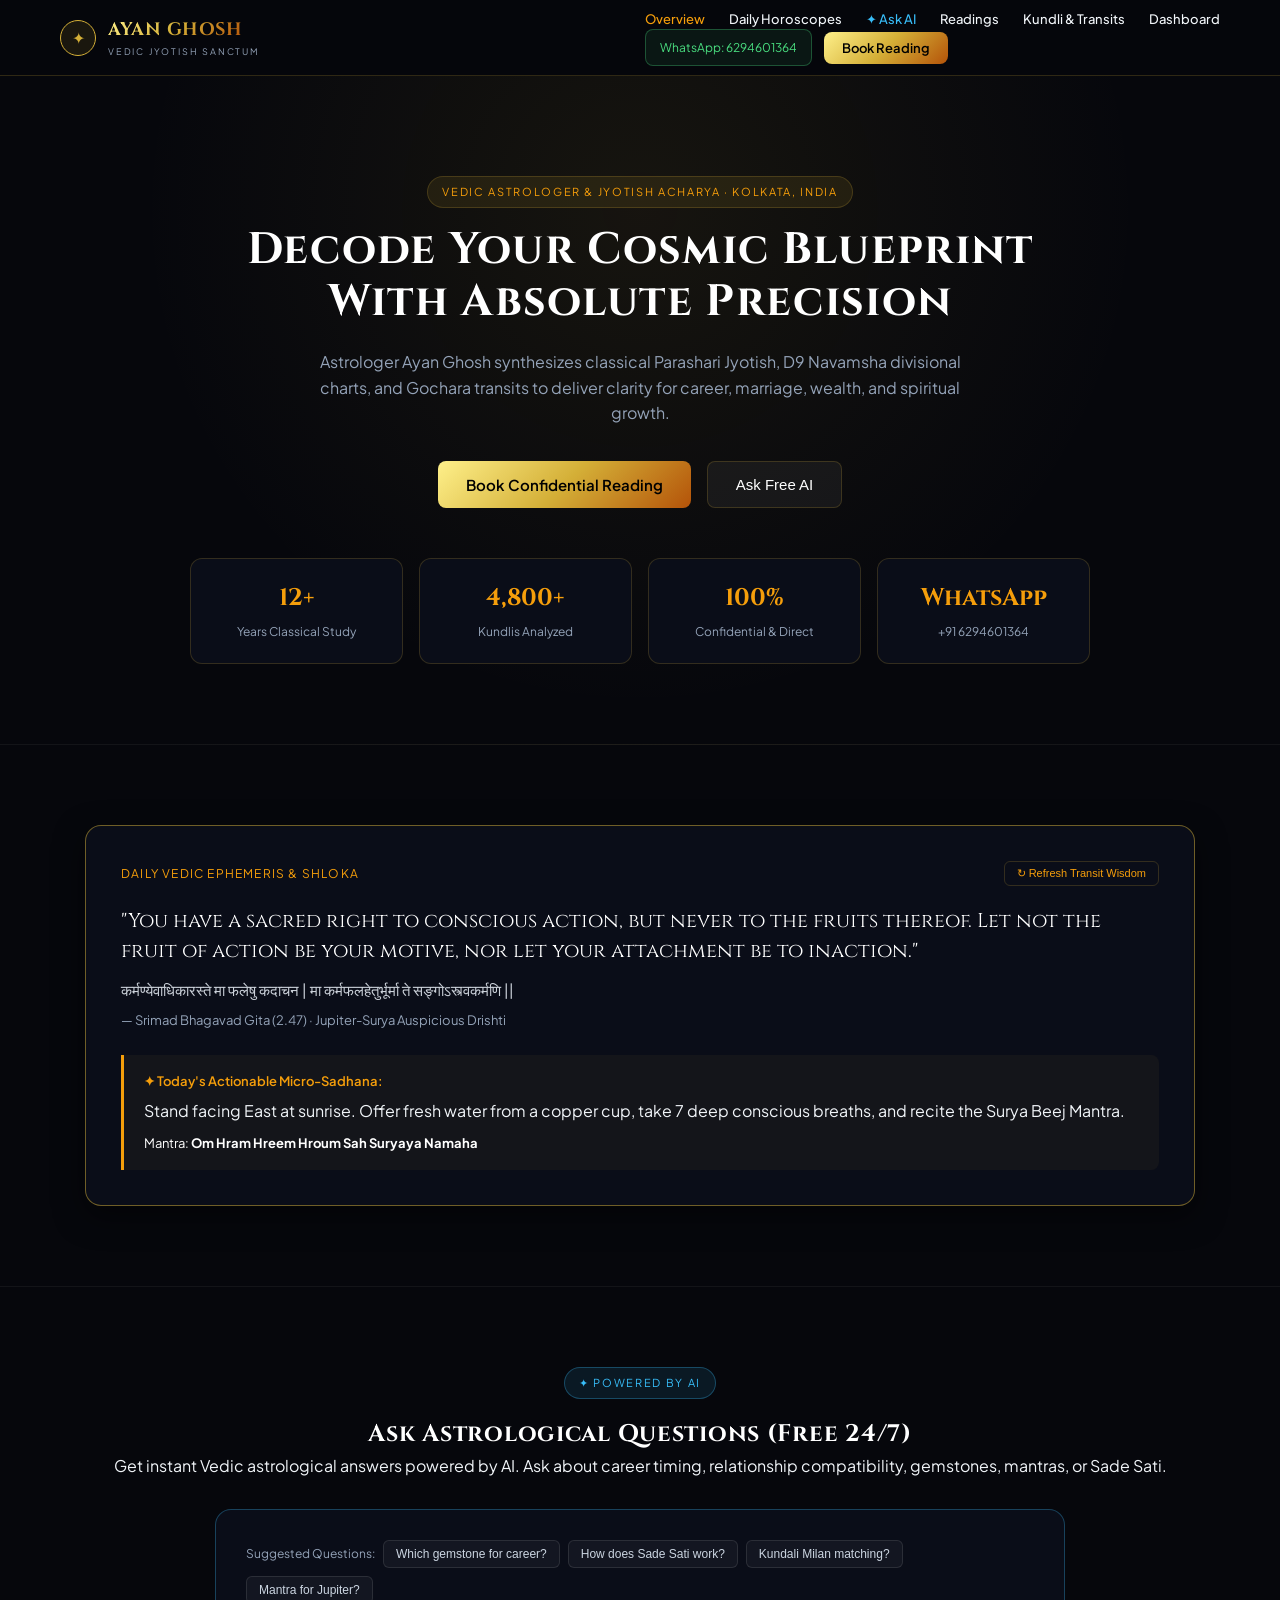
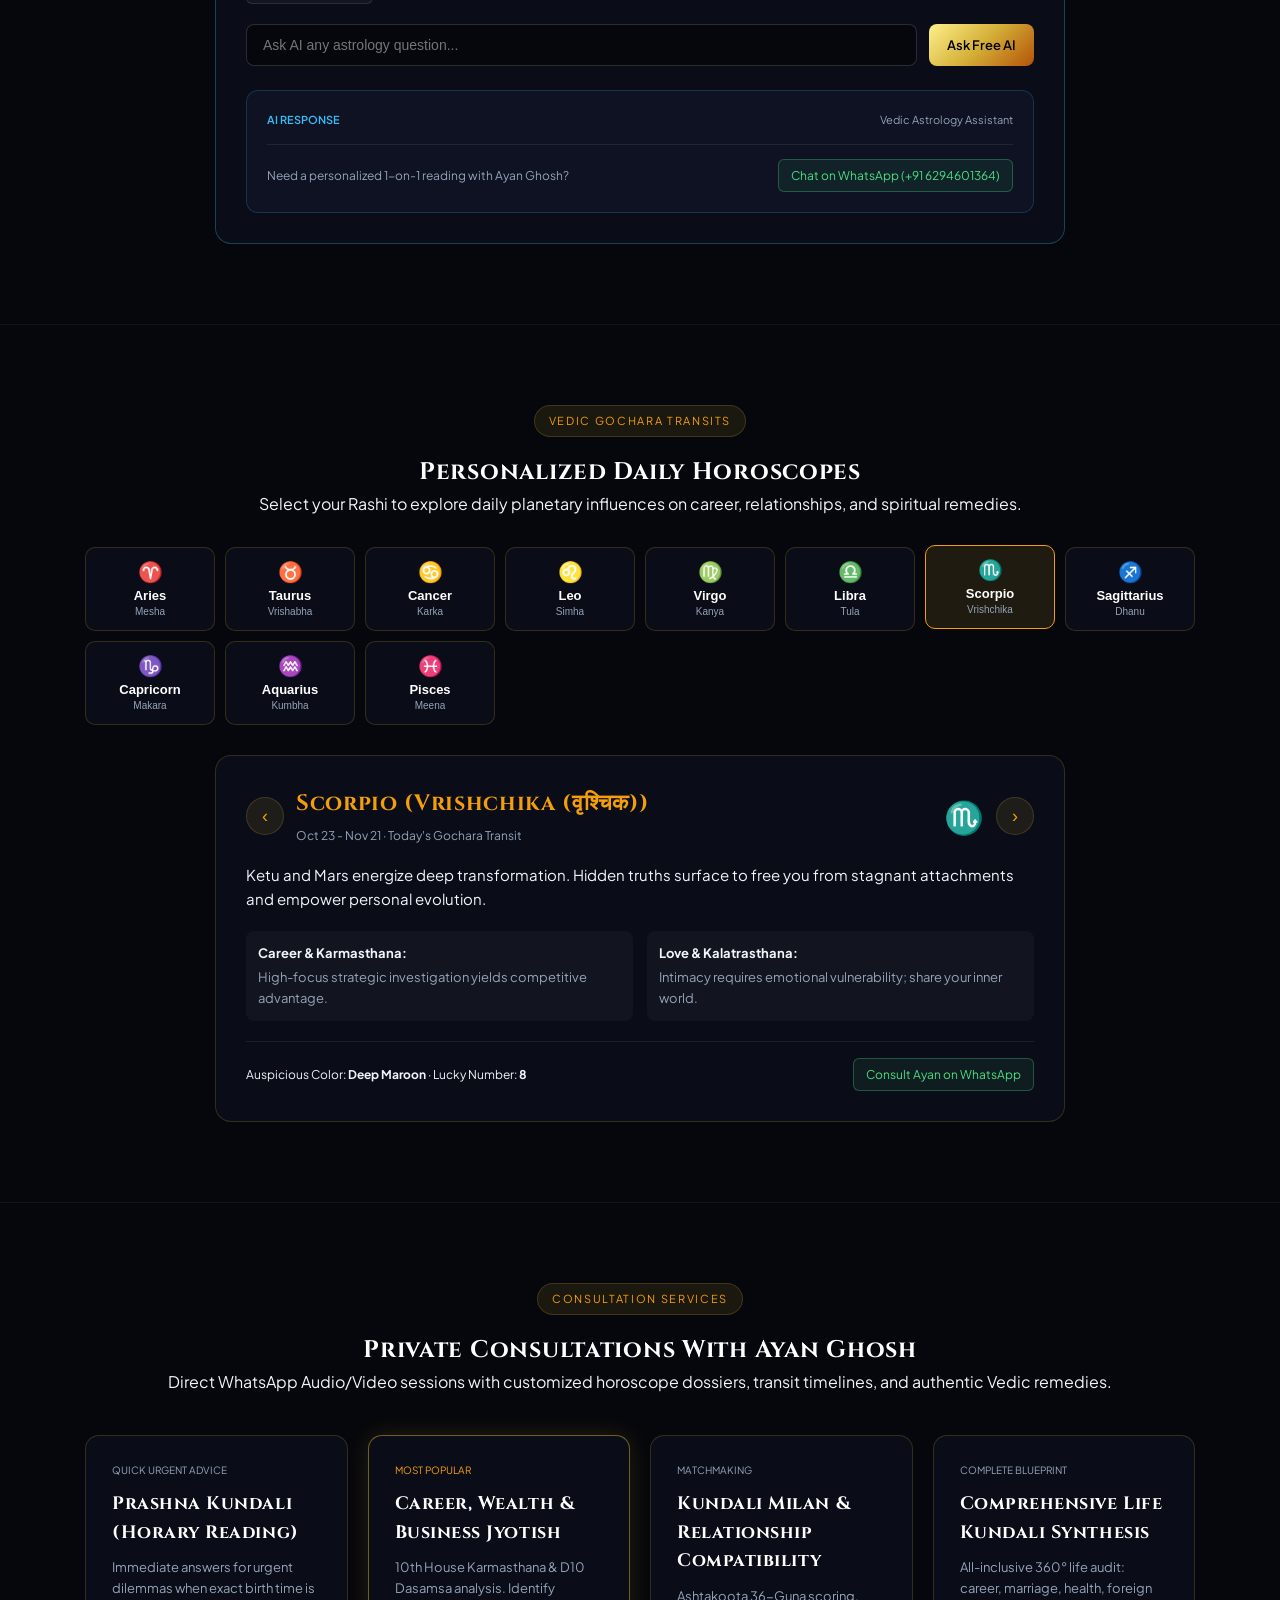
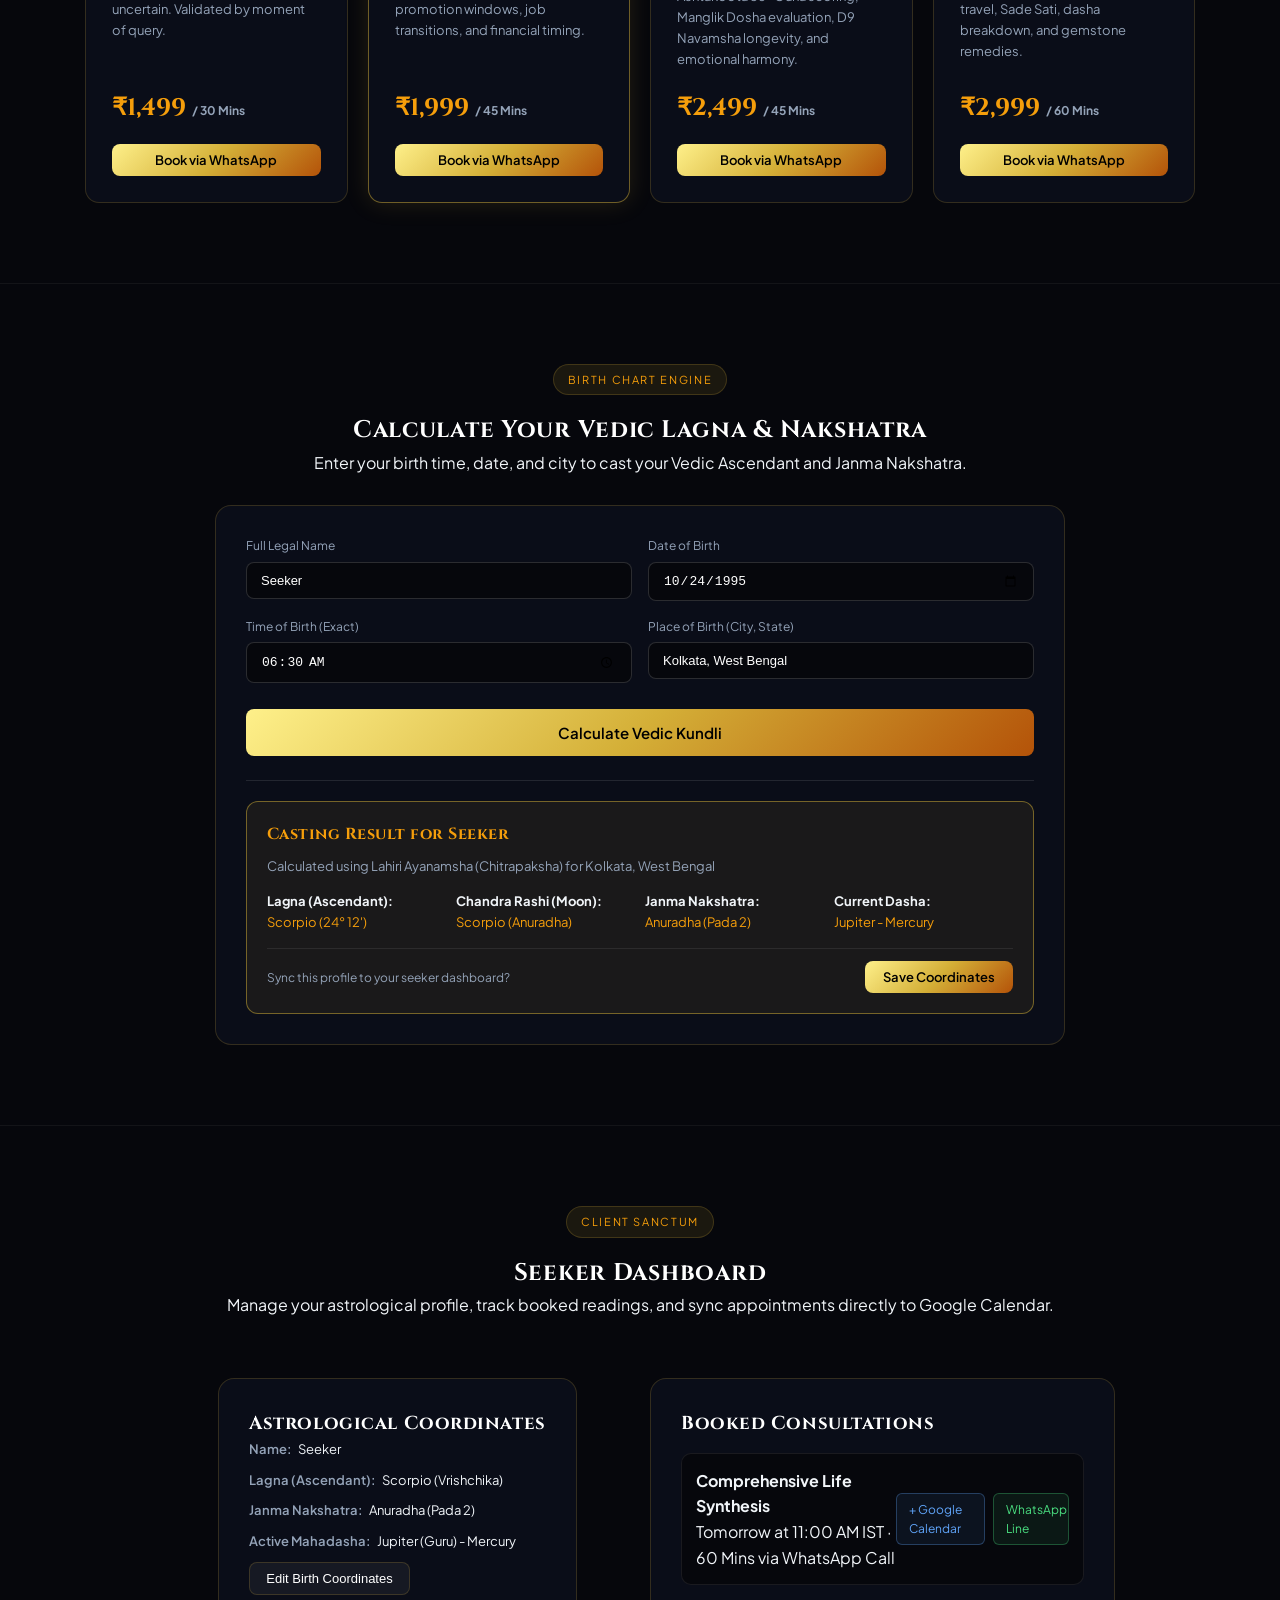
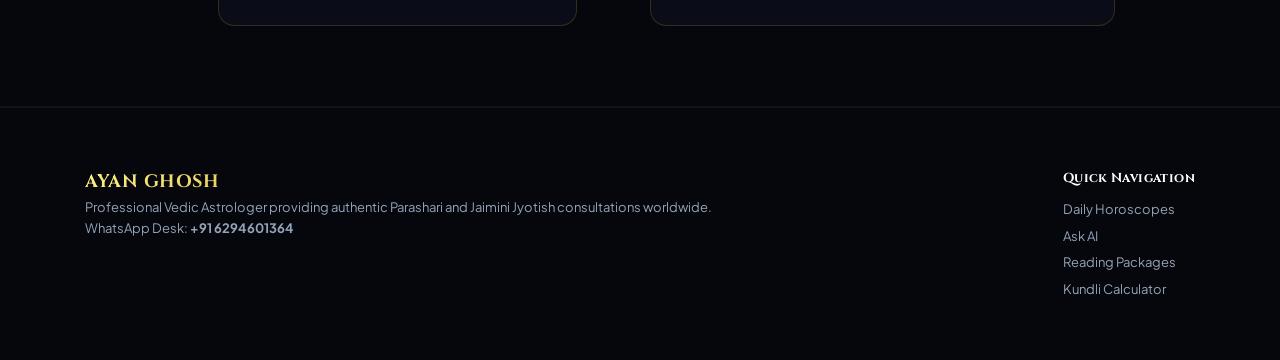
<file: index.html>
<!DOCTYPE html>
<html lang="en">
<head>
  <meta charset="UTF-8" />
  <meta name="viewport" content="width=device-width, initial-scale=1.0" />
  <title>Astrologer Ayan Ghosh · Vedic Jyotish Sanctum</title>
  <meta name="description" content="Consult Astrologer Ayan Ghosh. Book Vedic readings, get personalized daily horoscopes, sync to Google Calendar, and ask free AI astrology questions." />
  
  <!-- Google Fonts: Cinzel & Plus Jakarta Sans -->
  <link rel="preconnect" href="https://fonts.googleapis.com">
  <link rel="preconnect" href="https://fonts.gstatic.com" crossorigin>
  <link href="https://fonts.googleapis.com/css2?family=Cinzel:wght@600;700;800&family=Plus+Jakarta+Sans:wght@300;400;500;600;700&display=swap" rel="stylesheet">
  
  <link rel="stylesheet" href="style.css" />
</head>
<body>

  <!-- Navigation Bar -->
  <header class="navbar">
    <div class="nav-container">
      <div class="nav-brand" onclick="navigateTo('home')">
        <div class="brand-icon">✦</div>
        <div>
          <span class="brand-title">AYAN GHOSH</span>
          <span class="brand-sub">Vedic Jyotish Sanctum</span>
        </div>
      </div>

      <div class="nav-menu" id="nav-menu">
        <nav class="nav-links">
          <a href="#home" onclick="navigateTo('home')" class="active">Overview</a>
          <a href="#horoscopes" onclick="navigateTo('horoscopes')">Daily Horoscopes</a>
          <a href="#ask-ai" onclick="navigateTo('ask-ai')" class="ai-link">✦ Ask AI</a>
          <a href="#services" onclick="navigateTo('services')">Readings</a>
          <a href="#calculator" onclick="navigateTo('calculator')">Kundli & Transits</a>
          <a href="#dashboard" onclick="navigateTo('dashboard')">Dashboard</a>
        </nav>

        <div class="nav-actions">
          <a href="https://wa.me/916294601364?text=Namaskar%20Astrologer%20Ayan%20Ghosh%20ji,%20I%20would%20like%20to%20consult%20with%20you." target="_blank" class="btn-whatsapp">
            WhatsApp: 6294601364
          </a>
          <button class="btn-primary" onclick="openBookingModal()">Book Reading</button>
        </div>
      </div>

      <button class="nav-toggle" id="nav-toggle" aria-label="Toggle menu" aria-expanded="false" onclick="toggleMobileMenu()">
        <span></span><span></span><span></span>
      </button>
    </div>
  </header>

  <!-- Main Content Sections -->
  <main>

    <!-- SECTION 1: HERO -->
    <section id="home" class="section hero-section">
      <div class="container hero-container">
        <div class="badge">Vedic Astrologer & Jyotish Acharya · Kolkata, India</div>
        <h1 class="hero-title">Decode Your Cosmic Blueprint With Absolute Precision</h1>
        <p class="hero-desc">
          Astrologer Ayan Ghosh synthesizes classical Parashari Jyotish, D9 Navamsha divisional charts, and Gochara transits to deliver clarity for career, marriage, wealth, and spiritual growth.
        </p>
        <div class="hero-cta-group">
          <button class="btn-primary-large" onclick="openBookingModal()">Book Confidential Reading</button>
          <button class="btn-secondary-large" onclick="navigateTo('ask-ai')">Ask Free AI</button>
        </div>

        <div class="hero-stats">
          <div class="stat-card">
            <span class="stat-number">12+</span>
            <span class="stat-label">Years Classical Study</span>
          </div>
          <div class="stat-card">
            <span class="stat-number">4,800+</span>
            <span class="stat-label">Kundlis Analyzed</span>
          </div>
          <div class="stat-card">
            <span class="stat-number">100%</span>
            <span class="stat-label">Confidential & Direct</span>
          </div>
          <div class="stat-card">
            <span class="stat-number">WhatsApp</span>
            <span class="stat-label">+91 6294601364</span>
          </div>
        </div>
      </div>
    </section>

    <!-- SECTION 2: COSMIC WISDOM (FEATURED) -->
    <section class="section wisdom-section">
      <div class="container">
        <div class="wisdom-card">
          <div class="wisdom-header">
            <div class="wisdom-tag">Daily Vedic Ephemeris & Shloka</div>
            <button class="btn-sm" onclick="refreshCosmicWisdom()">↻ Refresh Transit Wisdom</button>
          </div>
          <blockquote class="wisdom-quote" id="wisdom-quote">
            "You have a sacred right to conscious action, but never to the fruits thereof. Let not the fruit of action be your motive, nor let your attachment be to inaction."
          </blockquote>
          <div class="wisdom-sanskrit" id="wisdom-sanskrit">
            कर्मण्येवाधिकारस्ते मा फलेषु कदाचन | मा कर्मफलहेतुर्भूर्मा ते सङ्गोऽस्त्वकर्मणि ||
          </div>
          <div class="wisdom-source">— Srimad Bhagavad Gita (2.47) · Jupiter-Surya Auspicious Drishti</div>
          
          <div class="ritual-box">
            <div class="ritual-title">✦ Today's Actionable Micro-Sadhana:</div>
            <p id="ritual-desc">Stand facing East at sunrise. Offer fresh water from a copper cup, take 7 deep conscious breaths, and recite the Surya Beej Mantra.</p>
            <div class="ritual-mantra">Mantra: <strong>Om Hram Hreem Hroum Sah Suryaya Namaha</strong></div>
          </div>
        </div>
      </div>
    </section>

    <!-- SECTION 3: ASK QUESTIONS WITH AI -->
    <section id="ask-ai" class="section ask-ai-section">
      <div class="container">
        <div class="section-header text-center">
          <div class="badge badge-ai">✦ Powered by AI</div>
          <h2>Ask Astrological Questions (Free 24/7)</h2>
          <p>Get instant Vedic astrological answers powered by AI. Ask about career timing, relationship compatibility, gemstones, mantras, or Sade Sati.</p>
        </div>

        <div class="ai-box">
          <div class="preset-questions">
            <span class="preset-label">Suggested Questions:</span>
            <button class="preset-btn" onclick="askPreset('Which Vedic gemstone is most auspicious for career growth?')">Which gemstone for career?</button>
            <button class="preset-btn" onclick="askPreset('How does Saturn Sade Sati affect my birth chart?')">How does Sade Sati work?</button>
            <button class="preset-btn" onclick="askPreset('What is checked during Ashtakoota Kundali Milan?')">Kundali Milan matching?</button>
            <button class="preset-btn" onclick="askPreset('Which daily mantra pleases Jupiter (Guru)?')">Mantra for Jupiter?</button>
          </div>

          <div class="ai-input-row">
            <input type="text" id="ai-question-input" placeholder="Ask AI any astrology question..." />
            <button class="btn-primary" onclick="submitAIQuestion()">Ask Free AI</button>
          </div>

          <div id="ai-response-box" class="ai-response-box hidden">
            <div class="ai-response-header">
              <span class="ai-badge">AI Response</span>
              <span class="ai-time">Vedic Astrology Assistant</span>
            </div>
            <p id="ai-response-text" class="ai-response-text"></p>
            <div class="ai-handover">
              <span>Need a personalized 1-on-1 reading with Ayan Ghosh?</span>
              <a href="https://wa.me/916294601364" target="_blank" class="btn-whatsapp-sm">Chat on WhatsApp (+91 6294601364)</a>
            </div>
          </div>
        </div>
      </div>
    </section>

    <!-- SECTION 4: DAILY HOROSCOPES (GEMINI/MITHUNA REMOVED) -->
    <section id="horoscopes" class="section horoscopes-section">
      <div class="container">
        <div class="section-header text-center">
          <div class="badge">Vedic Gochara Transits</div>
          <h2>Personalized Daily Horoscopes</h2>
          <p>Select your Rashi to explore daily planetary influences on career, relationships, and spiritual remedies.</p>
        </div>

        <!-- Zodiac Selector (NO Gemini/Mithuna) -->
        <div class="zodiac-grid" id="zodiac-selector">
          <!-- Populated by JavaScript -->
        </div>

        <!-- Active Horoscope Card -->
        <div class="horoscope-card" id="horoscope-display">
          <!-- Populated by JavaScript -->
        </div>
      </div>
    </section>

    <!-- SECTION 5: READINGS & CONSULTATIONS -->
    <section id="services" class="section services-section">
      <div class="container">
        <div class="section-header text-center">
          <div class="badge">Consultation Services</div>
          <h2>Private Consultations With Ayan Ghosh</h2>
          <p>Direct WhatsApp Audio/Video sessions with customized horoscope dossiers, transit timelines, and authentic Vedic remedies.</p>
        </div>

        <div class="services-grid">
          <div class="service-card">
            <div class="service-badge">Quick Urgent Advice</div>
            <h3>Prashna Kundali (Horary Reading)</h3>
            <p>Immediate answers for urgent dilemmas when exact birth time is uncertain. Validated by moment of query.</p>
            <div class="service-price">₹1,499 <span>/ 30 Mins</span></div>
            <button class="btn-primary" onclick="selectServiceForBooking('Prashna Kundali', 1499)">Book via WhatsApp</button>
          </div>

          <div class="service-card featured">
            <div class="service-badge gold">Most Popular</div>
            <h3>Career, Wealth & Business Jyotish</h3>
            <p>10th House Karmasthana & D10 Dasamsa analysis. Identify promotion windows, job transitions, and financial timing.</p>
            <div class="service-price">₹1,999 <span>/ 45 Mins</span></div>
            <button class="btn-primary" onclick="selectServiceForBooking('Career & Wealth Jyotish', 1999)">Book via WhatsApp</button>
          </div>

          <div class="service-card">
            <div class="service-badge">Matchmaking</div>
            <h3>Kundali Milan & Relationship Compatibility</h3>
            <p>Ashtakoota 36-Guna scoring, Manglik Dosha evaluation, D9 Navamsha longevity, and emotional harmony.</p>
            <div class="service-price">₹2,499 <span>/ 45 Mins</span></div>
            <button class="btn-primary" onclick="selectServiceForBooking('Kundali Milan', 2499)">Book via WhatsApp</button>
          </div>

          <div class="service-card">
            <div class="service-badge">Complete Blueprint</div>
            <h3>Comprehensive Life Kundali Synthesis</h3>
            <p>All-inclusive 360° life audit: career, marriage, health, foreign travel, Sade Sati, dasha breakdown, and gemstone remedies.</p>
            <div class="service-price">₹2,999 <span>/ 60 Mins</span></div>
            <button class="btn-primary" onclick="selectServiceForBooking('Comprehensive Life Synthesis', 2999)">Book via WhatsApp</button>
          </div>
        </div>
      </div>
    </section>

    <!-- SECTION 6: KUNDLI & TRANSITS CALCULATOR -->
    <section id="calculator" class="section calculator-section">
      <div class="container">
        <div class="section-header text-center">
          <div class="badge">Birth Chart Engine</div>
          <h2>Calculate Your Vedic Lagna & Nakshatra</h2>
          <p>Enter your birth time, date, and city to cast your Vedic Ascendant and Janma Nakshatra.</p>
        </div>

        <div class="calc-box">
          <div class="calc-form">
            <div class="input-group">
              <label>Full Legal Name</label>
              <input type="text" id="calc-name" value="Seeker" placeholder="Your name" />
            </div>
            <div class="input-group">
              <label>Date of Birth</label>
              <input type="date" id="calc-dob" value="1995-10-24" />
            </div>
            <div class="input-group">
              <label>Time of Birth (Exact)</label>
              <input type="time" id="calc-tob" value="06:30" />
            </div>
            <div class="input-group">
              <label>Place of Birth (City, State)</label>
              <input type="text" id="calc-pob" value="Kolkata, West Bengal" />
            </div>
            <button class="btn-primary-large" onclick="calculateBirthChart()">Calculate Vedic Kundli</button>
          </div>

          <div id="calc-result" class="calc-result">
            <!-- Rendered by JS -->
          </div>
        </div>
      </div>
    </section>

    <!-- SECTION 7: USER DASHBOARD -->
    <section id="dashboard" class="section dashboard-section">
      <div class="container">
        <div class="section-header text-center">
          <div class="badge">Client Sanctum</div>
          <h2>Seeker Dashboard</h2>
          <p>Manage your astrological profile, track booked readings, and sync appointments directly to Google Calendar.</p>
        </div>

        <div class="dashboard-grid">
          <!-- Profile Card -->
          <div class="dash-card">
            <h3>Astrological Coordinates</h3>
            <div class="dash-meta">
              <div><strong>Name:</strong> <span id="dash-name">Seeker</span></div>
              <div><strong>Lagna (Ascendant):</strong> <span id="dash-lagna">Scorpio (Vrishchika)</span></div>
              <div><strong>Janma Nakshatra:</strong> <span id="dash-nakshatra">Anuradha (Pada 2)</span></div>
              <div><strong>Active Mahadasha:</strong> Jupiter (Guru) - Mercury</div>
            </div>
            <button class="btn-secondary" onclick="navigateTo('calculator')">Edit Birth Coordinates</button>
          </div>

          <!-- Appointments Card -->
          <div class="dash-card">
            <h3>Booked Consultations</h3>
            <div class="booking-item">
              <div>
                <strong>Comprehensive Life Synthesis</strong>
                <p>Tomorrow at 11:00 AM IST · 60 Mins via WhatsApp Call</p>
              </div>
              <div class="booking-actions">
                <a href="https://calendar.google.com/calendar/render?action=TEMPLATE&text=Astrology+Reading+with+Ayan+Ghosh&details=Direct+WhatsApp+Audio/Video+Reading+with+Ayan+Ghosh+(+91+6294601364)&location=WhatsApp" target="_blank" class="btn-calendar">
                  + Google Calendar
                </a>
                <a href="https://wa.me/916294601364" target="_blank" class="btn-whatsapp-sm">WhatsApp Line</a>
              </div>
            </div>
          </div>
        </div>
      </div>
    </section>

  </main>

  <!-- Footer -->
  <footer class="footer">
    <div class="container footer-container">
      <div>
        <div class="brand-title">AYAN GHOSH</div>
        <p class="footer-desc">Professional Vedic Astrologer providing authentic Parashari and Jaimini Jyotish consultations worldwide.</p>
        <p>WhatsApp Desk: <strong>+91 6294601364</strong></p>
      </div>
      <div>
        <h4>Quick Navigation</h4>
        <ul>
          <li><a href="#horoscopes" onclick="navigateTo('horoscopes')">Daily Horoscopes</a></li>
          <li><a href="#ask-ai" onclick="navigateTo('ask-ai')">Ask AI</a></li>
          <li><a href="#services" onclick="navigateTo('services')">Reading Packages</a></li>
          <li><a href="#calculator" onclick="navigateTo('calculator')">Kundli Calculator</a></li>
        </ul>
      </div>
    </div>
  </footer>

  <!-- Booking Modal -->
  <div id="booking-modal" class="modal hidden">
    <div class="modal-content">
      <div class="modal-drag-handle"></div>
      <div class="modal-header">
        <h3>Reserve Vedic Reading with Ayan Ghosh</h3>
        <button class="btn-close" onclick="closeBookingModal()">✕</button>
      </div>
      <form id="booking-form" onsubmit="handleBookingSubmit(event)">
        <div class="input-group">
          <label>Selected Service</label>
          <input type="text" id="modal-service" value="Comprehensive Life Synthesis (₹2,999)" readonly />
        </div>
        <div class="input-group">
          <label>Your Full Name</label>
          <input type="text" id="modal-name" required placeholder="Enter your full name" />
        </div>
        <div class="input-group">
          <label>WhatsApp Phone Number</label>
          <input type="tel" id="modal-phone" required placeholder="e.g. +91 9876543210" />
        </div>
        <div class="input-group">
          <label>Date of Birth (DOB)</label>
          <input type="date" id="modal-dob" required />
        </div>
        <div class="input-group">
          <label>Time of Birth (TOB)</label>
          <input type="time" id="modal-tob" required />
        </div>
        <div class="input-group">
          <label>Place of Birth (City & State)</label>
          <input type="text" id="modal-pob" required placeholder="e.g. Kolkata, West Bengal" />
        </div>
        <button type="submit" class="btn-primary-large">Proceed to WhatsApp Desk (+91 6294601364)</button>
      </form>
    </div>
  </div>

  <button id="back-to-top" class="back-to-top" aria-label="Back to top" onclick="navigateTo('home')">↑</button>

  <script src="script.js"></script>
</body>
</html>
</file>
<file: style.css>
/* ==========================================================================
   ASTROLOGER AYAN GHOSH - STYLESHEET (DARK CELESTIAL THEME)
   ========================================================================== */

:root {
  --bg-primary: #06070c;
  --bg-surface: #0a0d18;
  --bg-card: #0e1222;
  --border-color: rgba(212, 175, 55, 0.2);
  --border-highlight: rgba(212, 175, 55, 0.5);
  --text-main: #f1f5f9;
  --text-muted: #94a3b8;
  --gold-primary: #d4af37;
  --gold-light: #f59e0b;
  --gold-gradient: linear-gradient(135deg, #fef08a 0%, #d4af37 50%, #b45309 100%);
  --ai-blue: #38bdf8;
  --font-serif: 'Cinzel', serif;
  --font-sans: 'Plus Jakarta Sans', sans-serif;
}

html {
  scroll-behavior: smooth;
}

html {
  scroll-behavior: smooth;
  -webkit-tap-highlight-color: transparent;
}

* {
  margin: 0;
  padding: 0;
  box-sizing: border-box;
}

body {
  font-family: var(--font-sans);
  background-color: var(--bg-primary);
  color: var(--text-main);
  line-height: 1.6;
  overflow-x: hidden;
}

/* ---------- Touch & gesture feedback ---------- */
button, a, .zodiac-btn, .service-card, .preset-btn {
  touch-action: manipulation;
}

.ripple-host {
  position: relative;
  overflow: hidden;
}

.ripple {
  position: absolute;
  border-radius: 50%;
  background: rgba(255, 255, 255, 0.45);
  transform: scale(0);
  pointer-events: none;
  animation: rippleAnim 0.55s ease-out;
}

@keyframes rippleAnim {
  to {
    transform: scale(2.6);
    opacity: 0;
  }
}

.btn-primary:active, .btn-primary-large:active,
.btn-secondary:active, .btn-secondary-large:active,
.btn-whatsapp:active, .btn-whatsapp-sm:active, .btn-calendar:active, .btn-sm:active,
.zodiac-btn:active, .preset-btn:active, .horoscope-arrow:active {
  transform: scale(0.95);
}

/* ---------- Animations ---------- */
@keyframes fadeUp {
  from {
    opacity: 0;
    transform: translateY(28px);
  }
  to {
    opacity: 1;
    transform: translateY(0);
  }
}

@keyframes fadeIn {
  from { opacity: 0; }
  to { opacity: 1; }
}

/* Hero entrance: elements animate in on page load, staggered */
.hero-container > * {
  opacity: 0;
  animation: fadeUp 0.8s ease forwards;
}

.hero-container > .badge { animation-delay: 0.05s; }
.hero-container > .hero-title { animation-delay: 0.18s; }
.hero-container > .hero-desc { animation-delay: 0.32s; }
.hero-container > .hero-cta-group { animation-delay: 0.46s; }
.hero-container > .hero-stats { animation-delay: 0.6s; }

/* Scroll-reveal: JS toggles .in-view as elements enter the viewport */
.reveal {
  opacity: 0;
  transform: translateY(28px);
  transition: opacity 0.7s cubic-bezier(0.16, 1, 0.3, 1), transform 0.7s cubic-bezier(0.16, 1, 0.3, 1);
}

.reveal.in-view {
  opacity: 1;
  transform: translateY(0);
}

/* Subtle hover lift for interactive cards */
.stat-card,
.service-card,
.zodiac-btn,
.dash-card,
.wisdom-card {
  transition: transform 0.25s ease, box-shadow 0.25s ease, border-color 0.2s ease;
}

.stat-card:hover,
.service-card:hover,
.dash-card:hover {
  transform: translateY(-4px);
  box-shadow: 0 12px 28px rgba(0, 0, 0, 0.35);
}

@media (prefers-reduced-motion: reduce) {
  html {
    scroll-behavior: auto;
  }
  .hero-container > *,
  .reveal {
    animation: none !important;
    transition: none !important;
    opacity: 1 !important;
    transform: none !important;
  }
  .horoscope-card,
  .back-to-top,
  .nav-menu,
  .modal-content,
  .ripple {
    transition: none !important;
    animation: none !important;
  }
}

h1, h2, h3, h4, .brand-title {
  font-family: var(--font-serif);
  letter-spacing: 0.03em;
  color: #fff;
}

a {
  color: inherit;
  text-decoration: none;
}

.container {
  max-width: 1150px;
  margin: 0 auto;
  padding: 0 20px;
}

.section {
  padding: 80px 0;
  border-bottom: 1px solid rgba(255, 255, 255, 0.05);
}

.text-center {
  text-align: center;
}

/* Badges */
.badge {
  display: inline-block;
  padding: 6px 14px;
  font-size: 11px;
  text-transform: uppercase;
  letter-spacing: 0.15em;
  color: var(--gold-light);
  background: rgba(212, 175, 55, 0.1);
  border: 1px solid var(--border-color);
  border-radius: 9999px;
  margin-bottom: 16px;
}

.badge-ai {
  color: var(--ai-blue);
  background: rgba(56, 189, 248, 0.1);
  border-color: rgba(56, 189, 248, 0.3);
}

/* Navigation */
.navbar {
  position: sticky;
  top: 0;
  z-index: 100;
  border-bottom: 1px solid var(--border-color);
  transition: box-shadow 0.3s ease;
}

/* Blur lives on a pseudo-element (not on .navbar itself) so that
   .nav-menu's position:fixed keeps the real viewport as its
   containing block instead of the 75px-tall navbar box. */
.navbar::before {
  content: "";
  position: absolute;
  inset: 0;
  z-index: -1;
  background: rgba(6, 7, 12, 0.92);
  backdrop-filter: blur(12px);
  -webkit-backdrop-filter: blur(12px);
}

.navbar.scrolled {
  box-shadow: 0 8px 24px rgba(0, 0, 0, 0.35);
}

.nav-container {
  max-width: 1200px;
  margin: 0 auto;
  height: 75px;
  display: flex;
  align-items: center;
  justify-content: space-between;
  padding: 0 20px;
}

.nav-brand {
  display: flex;
  align-items: center;
  gap: 12px;
  cursor: pointer;
}

.brand-icon {
  width: 36px;
  height: 36px;
  border-radius: 50%;
  border: 1px solid var(--gold-primary);
  display: flex;
  align-items: center;
  justify-content: center;
  color: var(--gold-primary);
  background: rgba(212, 175, 55, 0.1);
}

.brand-title {
  font-size: 18px;
  font-weight: 700;
  background: var(--gold-gradient);
  -webkit-background-clip: text;
  -webkit-text-fill-color: transparent;
}

.brand-sub {
  display: block;
  font-size: 9px;
  text-transform: uppercase;
  letter-spacing: 0.2em;
  color: var(--text-muted);
}

.nav-links {
  display: flex;
  gap: 24px;
  font-size: 13px;
  font-weight: 500;
}

.nav-links a:hover, .nav-links a.active {
  color: var(--gold-light);
}

.nav-links a.ai-link {
  color: var(--ai-blue);
}

.nav-actions {
  display: flex;
  align-items: center;
  gap: 12px;
}

/* Mobile Nav Toggle (hamburger) */
.nav-toggle {
  display: none;
  flex-direction: column;
  justify-content: center;
  gap: 5px;
  width: 34px;
  height: 34px;
  background: none;
  border: none;
  cursor: pointer;
  padding: 0;
  flex-shrink: 0;
}

.nav-toggle span {
  display: block;
  width: 100%;
  height: 2px;
  background: var(--gold-light);
  border-radius: 2px;
  transition: transform 0.25s ease, opacity 0.2s ease;
}

.nav-toggle.active span:nth-child(1) { transform: translateY(7px) rotate(45deg); }
.nav-toggle.active span:nth-child(2) { opacity: 0; }
.nav-toggle.active span:nth-child(3) { transform: translateY(-7px) rotate(-45deg); }

/* Buttons */
.btn-primary, .btn-primary-large {
  background: var(--gold-gradient);
  color: #000;
  font-weight: 600;
  border: none;
  cursor: pointer;
  border-radius: 8px;
  transition: all 0.2s ease;
  font-family: var(--font-sans);
}

.btn-primary {
  padding: 8px 18px;
  font-size: 13px;
}

.btn-primary-large {
  padding: 14px 28px;
  font-size: 15px;
}

.btn-primary:hover, .btn-primary-large:hover {
  transform: translateY(-2px);
  box-shadow: 0 0 20px rgba(212, 175, 55, 0.4);
}

.btn-secondary, .btn-secondary-large {
  background: rgba(255, 255, 255, 0.05);
  border: 1px solid var(--border-color);
  color: #fff;
  border-radius: 8px;
  cursor: pointer;
  transition: all 0.2s;
}

.btn-secondary {
  padding: 8px 16px;
  font-size: 13px;
}

.btn-secondary-large {
  padding: 14px 28px;
  font-size: 15px;
}

.btn-secondary:hover, .btn-secondary-large:hover {
  border-color: var(--gold-light);
  background: rgba(212, 175, 55, 0.1);
}

.btn-whatsapp {
  padding: 8px 14px;
  font-size: 12px;
  color: #4ade80;
  border: 1px solid rgba(74, 222, 128, 0.3);
  border-radius: 8px;
  background: rgba(74, 222, 128, 0.08);
}

.btn-whatsapp-sm {
  padding: 6px 12px;
  font-size: 12px;
  color: #4ade80;
  border: 1px solid rgba(74, 222, 128, 0.3);
  border-radius: 6px;
  background: rgba(74, 222, 128, 0.08);
}

.btn-calendar {
  padding: 6px 12px;
  font-size: 12px;
  color: #60a5fa;
  border: 1px solid rgba(96, 165, 250, 0.3);
  border-radius: 6px;
  background: rgba(96, 165, 250, 0.08);
}

.btn-sm {
  padding: 5px 12px;
  font-size: 11px;
  background: transparent;
  border: 1px solid var(--border-color);
  color: var(--gold-light);
  border-radius: 6px;
  cursor: pointer;
}

/* Hero Section */
.hero-section {
  text-align: center;
  padding: 100px 0 80px;
  background: radial-gradient(circle at 50% 20%, rgba(212, 175, 55, 0.08), transparent 60%);
}

.hero-title {
  font-size: 44px;
  max-width: 850px;
  margin: 0 auto 20px;
  line-height: 1.2;
}

.hero-desc {
  font-size: 16px;
  color: var(--text-muted);
  max-width: 680px;
  margin: 0 auto 35px;
}

.hero-cta-group {
  display: flex;
  justify-content: center;
  gap: 16px;
  margin-bottom: 50px;
}

.hero-stats {
  display: grid;
  grid-template-columns: repeat(auto-fit, minmax(180px, 1fr));
  gap: 16px;
  max-width: 900px;
  margin: 0 auto;
}

.stat-card {
  background: var(--bg-surface);
  border: 1px solid var(--border-color);
  border-radius: 12px;
  padding: 20px;
}

.stat-number {
  display: block;
  font-size: 24px;
  font-weight: 700;
  color: var(--gold-light);
  font-family: var(--font-serif);
}

.stat-label {
  font-size: 12px;
  color: var(--text-muted);
}

/* Wisdom Card */
.wisdom-card {
  background: var(--bg-surface);
  border: 1px solid var(--border-highlight);
  border-radius: 16px;
  padding: 35px;
  position: relative;
  box-shadow: 0 10px 30px rgba(0, 0, 0, 0.5);
}

.wisdom-header {
  display: flex;
  justify-content: space-between;
  align-items: center;
  margin-bottom: 20px;
}

.wisdom-tag {
  font-size: 12px;
  color: var(--gold-light);
  text-transform: uppercase;
  letter-spacing: 0.1em;
}

.wisdom-quote {
  font-family: var(--font-serif);
  font-size: 20px;
  line-height: 1.5;
  color: #fff;
  margin-bottom: 12px;
}

.wisdom-sanskrit {
  font-size: 15px;
  color: #e2e8f0;
  margin-bottom: 8px;
  opacity: 0.9;
}

.wisdom-source {
  font-size: 13px;
  color: var(--text-muted);
  margin-bottom: 24px;
}

.ritual-box {
  background: rgba(212, 175, 55, 0.05);
  border-left: 3px solid var(--gold-light);
  padding: 16px 20px;
  border-radius: 0 8px 8px 0;
}

.ritual-title {
  font-size: 13px;
  font-weight: 600;
  color: var(--gold-light);
  margin-bottom: 6px;
}

.ritual-mantra {
  margin-top: 10px;
  font-size: 13px;
  color: #fff;
}

/* Ask AI Section */
.ai-box {
  background: var(--bg-surface);
  border: 1px solid rgba(56, 189, 248, 0.3);
  border-radius: 16px;
  padding: 30px;
  max-width: 850px;
  margin: 30px auto 0;
}

.preset-questions {
  display: flex;
  flex-wrap: wrap;
  align-items: center;
  gap: 8px;
  margin-bottom: 20px;
}

.preset-label {
  font-size: 12px;
  color: var(--text-muted);
}

.preset-btn {
  background: rgba(255, 255, 255, 0.04);
  border: 1px solid rgba(255, 255, 255, 0.1);
  color: #cbd5e1;
  font-size: 12px;
  padding: 6px 12px;
  border-radius: 6px;
  cursor: pointer;
}

.preset-btn:hover {
  border-color: var(--ai-blue);
  color: #fff;
}

.ai-input-row {
  display: flex;
  gap: 12px;
}

.ai-input-row input {
  flex: 1;
  background: var(--bg-primary);
  border: 1px solid rgba(255, 255, 255, 0.15);
  padding: 12px 16px;
  color: #fff;
  border-radius: 8px;
  font-size: 14px;
}

.ai-input-row input:focus {
  outline: none;
  border-color: var(--ai-blue);
}

.ai-response-box {
  margin-top: 24px;
  background: var(--bg-card);
  border: 1px solid rgba(56, 189, 248, 0.2);
  border-radius: 12px;
  padding: 20px;
}

.ai-response-header {
  display: flex;
  justify-content: space-between;
  margin-bottom: 12px;
}

.ai-badge {
  font-size: 11px;
  color: var(--ai-blue);
  font-weight: 600;
  text-transform: uppercase;
}

.ai-time {
  font-size: 11px;
  color: var(--text-muted);
}

.ai-response-text {
  font-size: 14px;
  line-height: 1.6;
  color: #e2e8f0;
  margin-bottom: 16px;
}

.ai-handover {
  display: flex;
  justify-content: space-between;
  align-items: center;
  border-top: 1px solid rgba(255, 255, 255, 0.08);
  padding-top: 14px;
  font-size: 12px;
  color: var(--text-muted);
}

/* Zodiac Grid (11 signs without Gemini/Mithuna) */
.zodiac-grid {
  display: grid;
  grid-template-columns: repeat(auto-fill, minmax(130px, 1fr));
  gap: 10px;
  margin: 30px 0;
}

.zodiac-btn {
  background: var(--bg-surface);
  border: 1px solid var(--border-color);
  padding: 12px 8px;
  border-radius: 10px;
  color: #fff;
  text-align: center;
  cursor: pointer;
  transition: all 0.2s;
}

.zodiac-btn:hover, .zodiac-btn.active {
  border-color: var(--gold-light);
  background: rgba(212, 175, 55, 0.12);
  transform: translateY(-2px);
}

.zodiac-symbol {
  font-size: 20px;
  display: block;
  margin-bottom: 4px;
  color: var(--gold-light);
}

.zodiac-name {
  font-size: 13px;
  font-weight: 600;
  display: block;
}

.zodiac-sanskrit {
  font-size: 10px;
  color: var(--text-muted);
}

.horoscope-card {
  background: var(--bg-surface);
  border: 1px solid var(--border-color);
  border-radius: 16px;
  padding: 30px;
  max-width: 850px;
  margin: 0 auto;
  transition: opacity 0.2s ease, transform 0.2s ease;
  touch-action: pan-y;
}

.horoscope-card.is-changing {
  opacity: 0;
  transform: translateY(6px) scale(0.99);
}

.horoscope-nav {
  display: flex;
  align-items: center;
  gap: 12px;
  margin-bottom: 16px;
}

.horoscope-arrow {
  flex-shrink: 0;
  width: 38px;
  height: 38px;
  border-radius: 50%;
  background: rgba(212, 175, 55, 0.1);
  border: 1px solid var(--border-color);
  color: var(--gold-light);
  font-size: 18px;
  line-height: 1;
  display: flex;
  align-items: center;
  justify-content: center;
  cursor: pointer;
  transition: transform 0.2s ease, background 0.2s ease;
}

.horoscope-arrow:hover {
  background: rgba(212, 175, 55, 0.2);
}

.swipe-hint {
  display: none;
  font-size: 11px;
  color: var(--text-muted);
  text-align: center;
  margin-bottom: 14px;
  letter-spacing: 0.03em;
}

/* Carousel dots (mobile pricing carousel) */
.carousel-dots {
  display: none;
  justify-content: center;
  gap: 6px;
  margin-top: 14px;
}

.carousel-dot {
  width: 6px;
  height: 6px;
  border-radius: 50%;
  background: rgba(255, 255, 255, 0.2);
  transition: width 0.25s ease, background 0.25s ease, border-radius 0.25s ease;
}

.carousel-dot.active {
  width: 18px;
  border-radius: 4px;
  background: var(--gold-light);
}

/* Services Grid */
.services-grid {
  display: grid;
  grid-template-columns: repeat(auto-fit, minmax(260px, 1fr));
  gap: 20px;
  margin-top: 40px;
}

.service-card {
  background: var(--bg-surface);
  border: 1px solid var(--border-color);
  border-radius: 14px;
  padding: 26px;
  display: flex;
  flex-direction: column;
  position: relative;
}

.service-card.featured {
  border-color: var(--border-highlight);
  box-shadow: 0 0 25px rgba(212, 175, 55, 0.15);
}

.service-badge {
  font-size: 10px;
  text-transform: uppercase;
  color: var(--text-muted);
  margin-bottom: 12px;
}

.service-badge.gold {
  color: var(--gold-light);
}

.service-card h3 {
  font-size: 18px;
  margin-bottom: 10px;
}

.service-card p {
  font-size: 13px;
  color: var(--text-muted);
  margin-bottom: 20px;
  flex: 1;
}

.service-price {
  font-size: 24px;
  font-weight: 700;
  color: var(--gold-light);
  margin-bottom: 16px;
  font-family: var(--font-serif);
}

.service-price span {
  font-size: 12px;
  color: var(--text-muted);
  font-family: var(--font-sans);
}

/* Calculator & Dashboard */
.calc-box, .dash-card {
  background: var(--bg-surface);
  border: 1px solid var(--border-color);
  border-radius: 16px;
  padding: 30px;
  max-width: 850px;
  margin: 30px auto 0;
}

.calc-form {
  display: grid;
  grid-template-columns: 1fr 1fr;
  gap: 16px;
}

.input-group {
  display: flex;
  flex-direction: column;
  gap: 6px;
}

.input-group label {
  font-size: 12px;
  color: var(--text-muted);
}

.input-group input {
  background: var(--bg-primary);
  border: 1px solid rgba(255, 255, 255, 0.15);
  padding: 10px 14px;
  border-radius: 8px;
  color: #fff;
  font-size: 13px;
}

.calc-form button {
  grid-column: span 2;
  margin-top: 10px;
}

.calc-result {
  margin-top: 24px;
  padding-top: 20px;
  border-top: 1px solid rgba(255, 255, 255, 0.1);
}

.dashboard-grid {
  display: grid;
  grid-template-columns: 1fr 1fr;
  gap: 20px;
  max-width: 950px;
  margin: 30px auto 0;
}

.dash-meta div {
  font-size: 13px;
  margin-bottom: 10px;
  color: var(--text-main);
}

.dash-meta strong {
  color: var(--text-muted);
  font-weight: 600;
  margin-right: 4px;
}

.booking-item {
  display: flex;
  justify-content: space-between;
  align-items: center;
  background: var(--bg-primary);
  border: 1px solid rgba(255, 255, 255, 0.08);
  border-radius: 10px;
  padding: 14px;
  margin-top: 14px;
}

.booking-actions {
  display: flex;
  gap: 8px;
}

/* Modal */
.modal {
  position: fixed;
  inset: 0;
  z-index: 200;
  background: rgba(0, 0, 0, 0.85);
  backdrop-filter: blur(8px);
  display: flex;
  align-items: center;
  justify-content: center;
  padding: 20px;
}

.modal.hidden {
  display: none;
}

.modal-content {
  background: var(--bg-surface);
  border: 1px solid var(--border-highlight);
  border-radius: 16px;
  width: 100%;
  max-width: 480px;
  padding: 28px;
  transition: transform 0.25s ease;
}

.modal-drag-handle {
  display: none;
  width: 40px;
  height: 4px;
  border-radius: 2px;
  background: rgba(255, 255, 255, 0.25);
  margin: 0 auto 14px;
}

.modal-header {
  display: flex;
  justify-content: space-between;
  align-items: center;
  margin-bottom: 20px;
}

.btn-close {
  background: none;
  border: none;
  color: var(--text-muted);
  font-size: 18px;
  cursor: pointer;
}

/* Back to Top (floating action button) */
.back-to-top {
  position: fixed;
  right: 18px;
  bottom: 18px;
  width: 46px;
  height: 46px;
  border-radius: 50%;
  background: var(--gold-gradient);
  color: #000;
  border: none;
  font-size: 18px;
  font-weight: 700;
  display: flex;
  align-items: center;
  justify-content: center;
  cursor: pointer;
  box-shadow: 0 8px 20px rgba(0, 0, 0, 0.4);
  opacity: 0;
  transform: translateY(16px) scale(0.9);
  pointer-events: none;
  transition: opacity 0.25s ease, transform 0.25s ease;
  z-index: 90;
}

.back-to-top.visible {
  opacity: 1;
  transform: translateY(0) scale(1);
  pointer-events: auto;
}

.back-to-top:active {
  transform: scale(0.9);
}

/* Footer */
.footer {
  padding: 60px 0;
  border-top: 1px solid rgba(255, 255, 255, 0.05);
  font-size: 13px;
  color: var(--text-muted);
}

.footer-container {
  display: flex;
  justify-content: space-between;
  gap: 40px;
}

.footer ul {
  list-style: none;
  margin-top: 10px;
  display: flex;
  flex-direction: column;
  gap: 6px;
}

/* Responsive */
img, svg { max-width: 100%; }

@media (max-width: 768px) {
  .section {
    padding: 56px 0;
  }

  /* Hamburger nav */
  .nav-toggle {
    display: flex;
  }

  .nav-menu {
    position: fixed;
    top: 75px;
    left: 0;
    right: 0;
    bottom: 0;
    background: var(--bg-surface);
    border-bottom: 1px solid var(--border-color);
    flex-direction: column;
    align-items: stretch;
    padding: 20px;
    gap: 6px;
    display: flex;
    overflow-y: auto;
    z-index: 99;
    opacity: 0;
    transform: translateY(-14px);
    visibility: hidden;
    pointer-events: none;
    transition: opacity 0.25s ease, transform 0.25s ease, visibility 0s linear 0.25s;
  }

  .nav-menu.open {
    opacity: 1;
    transform: translateY(0);
    visibility: visible;
    pointer-events: auto;
    transition: opacity 0.25s ease, transform 0.25s ease, visibility 0s linear 0s;
  }

  .nav-links {
    display: flex;
    flex-direction: column;
    gap: 4px;
    font-size: 15px;
  }

  .nav-links a {
    padding: 12px 4px;
    border-bottom: 1px solid rgba(255, 255, 255, 0.06);
  }

  .nav-actions {
    flex-direction: column;
    align-items: stretch;
    gap: 10px;
    margin-top: 14px;
  }

  .nav-actions .btn-whatsapp,
  .nav-actions .btn-primary {
    display: flex;
    justify-content: center;
    width: 100%;
    padding: 12px;
  }

  /* Hero */
  .hero-section {
    padding: 60px 0 50px;
  }

  .hero-title {
    font-size: 28px;
  }

  .hero-desc {
    font-size: 15px;
  }

  .hero-cta-group {
    flex-direction: column;
    align-items: stretch;
    gap: 12px;
  }

  .hero-cta-group button {
    width: 100%;
  }

  .hero-stats {
    grid-template-columns: repeat(2, 1fr);
  }

  /* Wisdom card */
  .wisdom-card {
    padding: 22px;
  }

  .wisdom-header {
    flex-direction: column;
    align-items: flex-start;
    gap: 10px;
  }

  .wisdom-quote {
    font-size: 17px;
  }

  /* Ask AI */
  .ai-box {
    padding: 20px;
  }

  .ai-input-row {
    flex-direction: column;
  }

  .ai-input-row input {
    font-size: 16px; /* prevents iOS auto-zoom on focus */
  }

  .ai-input-row button {
    width: 100%;
    padding: 12px;
  }

  .ai-handover {
    flex-direction: column;
    align-items: flex-start;
    gap: 10px;
  }

  /* Zodiac grid */
  .zodiac-grid {
    grid-template-columns: repeat(3, 1fr);
    gap: 8px;
  }

  .horoscope-card {
    padding: 22px;
  }

  .horoscope-card div[style*="justify-content: space-between"] {
    flex-wrap: wrap;
    gap: 10px;
  }

  .swipe-hint {
    display: block;
  }

  /* Services: swipeable snap-scroll carousel */
  .services-grid {
    display: flex;
    grid-template-columns: unset;
    overflow-x: auto;
    scroll-snap-type: x mandatory;
    -webkit-overflow-scrolling: touch;
    scrollbar-width: none;
    padding-bottom: 4px;
    margin-left: -20px;
    margin-right: -20px;
    padding-left: 20px;
    padding-right: 20px;
  }

  .services-grid::-webkit-scrollbar {
    display: none;
  }

  .service-card {
    flex: 0 0 82%;
    scroll-snap-align: center;
  }

  .carousel-dots {
    display: flex;
  }

  /* Calculator & dashboard */
  .calc-box, .dash-card {
    padding: 20px;
  }

  .calc-form, .dashboard-grid, .footer-container {
    grid-template-columns: 1fr;
    flex-direction: column;
  }

  .calc-form button {
    grid-column: span 1;
    width: 100%;
  }

  .calc-form input,
  .input-group input {
    font-size: 16px; /* prevents iOS auto-zoom on focus */
  }

  .dashboard-grid {
    gap: 16px;
  }

  .booking-item {
    flex-direction: column;
    align-items: stretch;
    gap: 12px;
  }

  .booking-actions {
    justify-content: stretch;
  }

  .booking-actions a {
    flex: 1;
    text-align: center;
  }

  /* Footer */
  .footer-container {
    gap: 32px;
  }

  /* Modal: bottom sheet on mobile, swipeable to dismiss */
  .modal {
    align-items: flex-end;
    padding: 0;
  }

  .modal-content {
    width: 100%;
    max-width: 100%;
    border-radius: 20px 20px 0 0;
    padding: 10px 22px 22px;
    max-height: 88vh;
    overflow-y: auto;
    transform: translateY(0);
  }

  .modal-drag-handle {
    display: block;
  }
}

@media (max-width: 420px) {
  .hero-title {
    font-size: 24px;
  }

  .hero-stats {
    grid-template-columns: 1fr 1fr;
  }

  .stat-number {
    font-size: 20px;
  }

  .zodiac-grid {
    grid-template-columns: repeat(2, 1fr);
  }

  .brand-title {
    font-size: 16px;
  }

  .brand-sub {
    font-size: 8px;
  }
}
</file>
